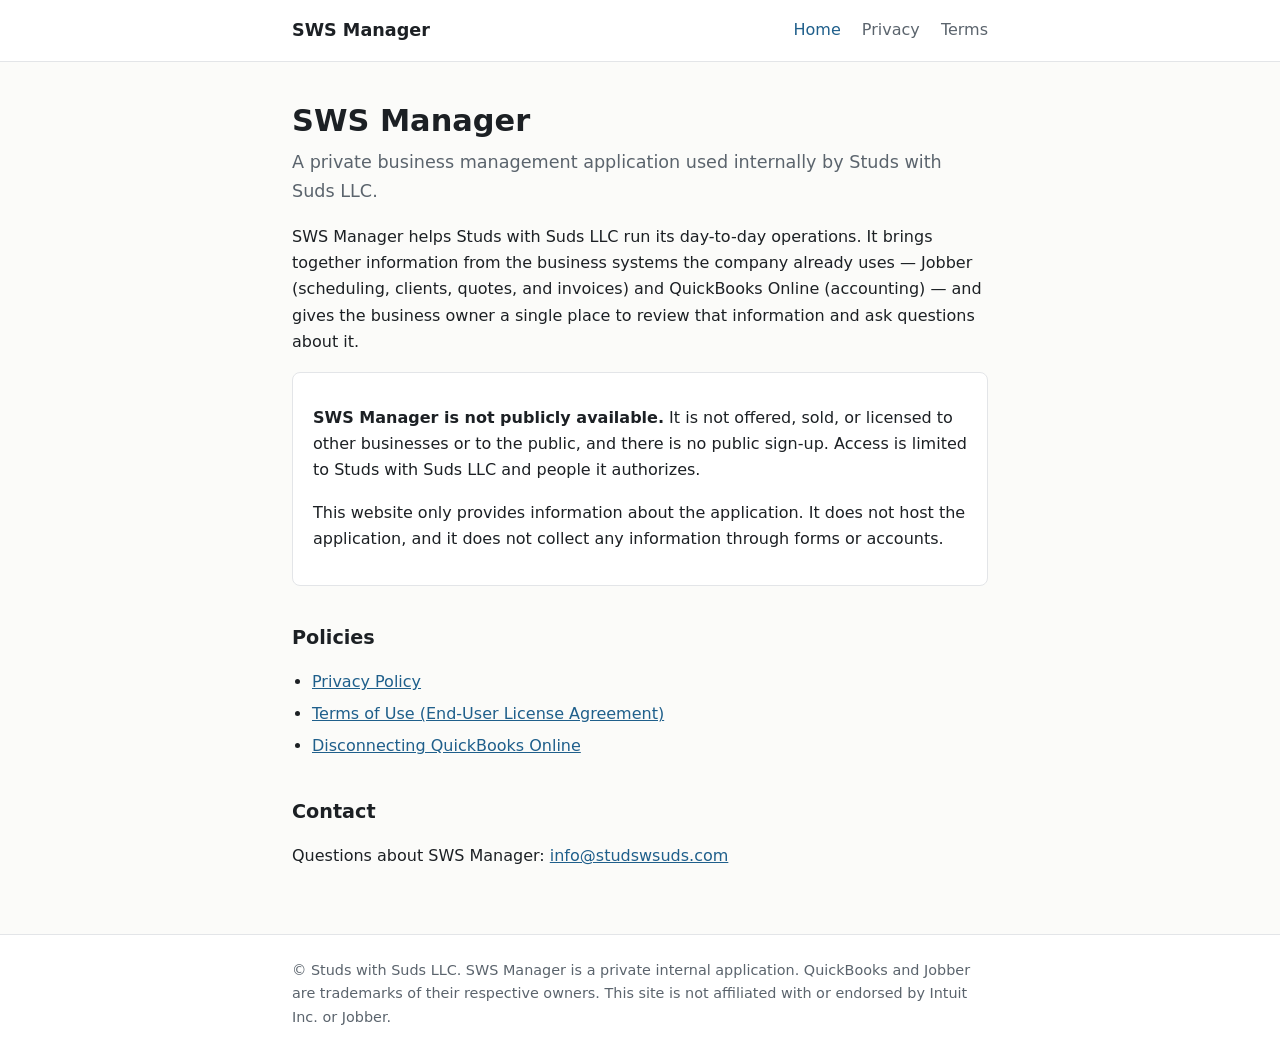
<file: index.html>
<!doctype html>
<html lang="en">
<head>
  <meta charset="utf-8">
  <meta name="viewport" content="width=device-width, initial-scale=1">
  <title>SWS Manager</title>
  <meta name="description" content="SWS Manager is a private business management application used internally by Studs with Suds LLC.">
  <link rel="stylesheet" href="styles.css">
</head>
<body>
  <header class="site-header">
    <div class="wrap">
      <a class="brand" href="./">SWS Manager</a>
      <nav aria-label="Site">
        <a href="./" aria-current="page">Home</a>
        <a href="privacy/">Privacy</a>
        <a href="terms/">Terms</a>
      </nav>
    </div>
  </header>

  <main class="wrap">
    <h1>SWS Manager</h1>
    <p class="lede">A private business management application used internally by Studs with Suds LLC.</p>

    <p>
      SWS Manager helps Studs with Suds LLC run its day-to-day operations. It brings together information from
      the business systems the company already uses — Jobber (scheduling, clients, quotes, and invoices) and
      QuickBooks Online (accounting) — and gives the business owner a single place to review that information
      and ask questions about it.
    </p>

    <div class="note">
      <p><strong>SWS Manager is not publicly available.</strong> It is not offered, sold, or licensed to other
      businesses or to the public, and there is no public sign-up. Access is limited to Studs with Suds LLC
      and people it authorizes.</p>
      <p>This website only provides information about the application. It does not host the application,
      and it does not collect any information through forms or accounts.</p>
    </div>

    <h2>Policies</h2>
    <ul>
      <li><a href="privacy/">Privacy Policy</a></li>
      <li><a href="terms/">Terms of Use (End-User License Agreement)</a></li>
      <li><a href="disconnect/">Disconnecting QuickBooks Online</a></li>
    </ul>

    <h2>Contact</h2>
    <p>Questions about SWS Manager: <a href="mailto:info@studswsuds.com">info@studswsuds.com</a></p>
  </main>

  <footer class="site-footer">
    <div class="wrap">
      &copy; Studs with Suds LLC. SWS Manager is a private internal application.
      QuickBooks and Jobber are trademarks of their respective owners. This site is not affiliated with or
      endorsed by Intuit Inc. or Jobber.
    </div>
  </footer>
</body>
</html>
</file>
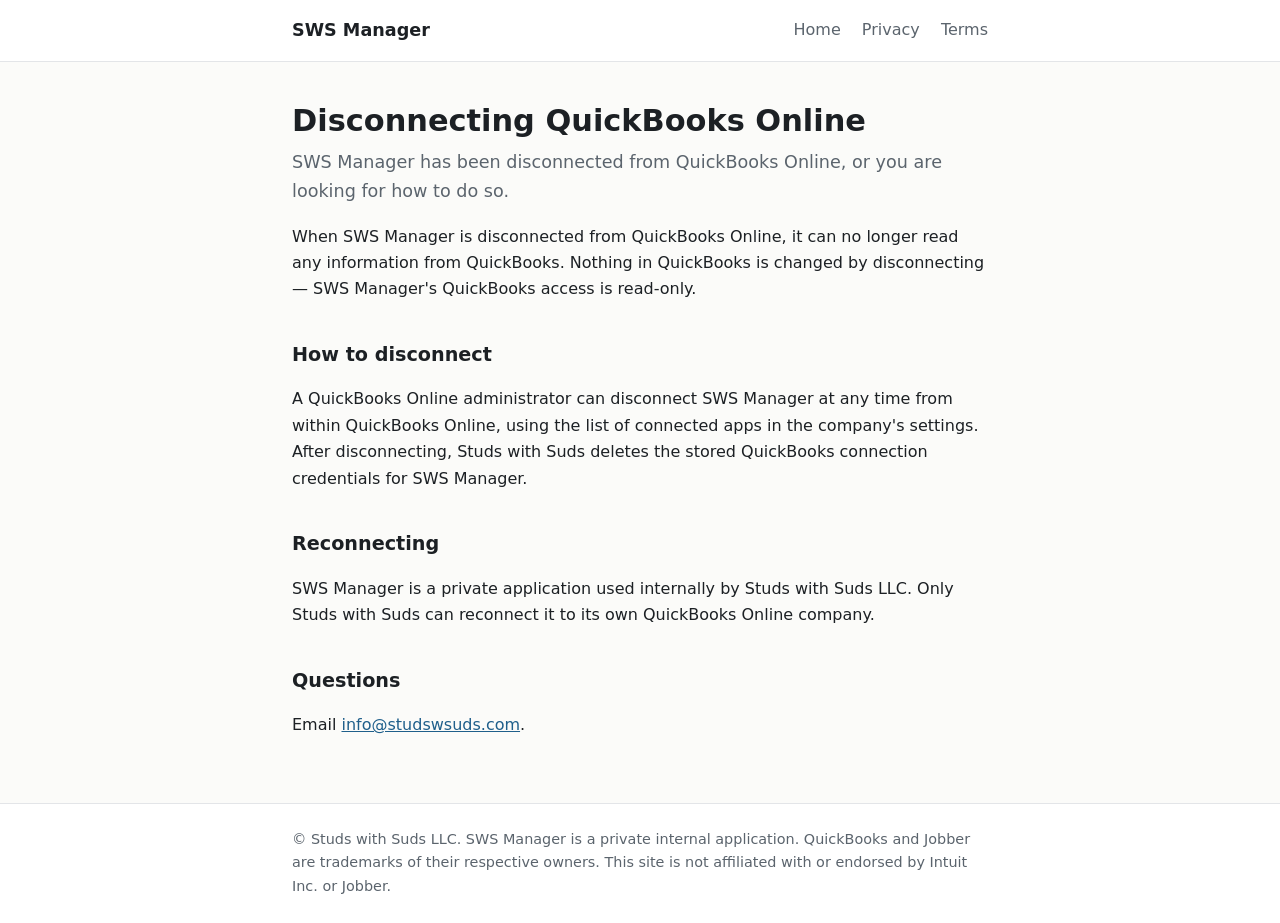
<file: disconnect/index.html>
<!doctype html>
<html lang="en">
<head>
  <meta charset="utf-8">
  <meta name="viewport" content="width=device-width, initial-scale=1">
  <title>Disconnecting QuickBooks Online · SWS Manager</title>
  <meta name="description" content="How to disconnect SWS Manager from QuickBooks Online.">
  <link rel="stylesheet" href="../styles.css">
</head>
<body>
  <header class="site-header">
    <div class="wrap">
      <a class="brand" href="../">SWS Manager</a>
      <nav aria-label="Site">
        <a href="../">Home</a>
        <a href="../privacy/">Privacy</a>
        <a href="../terms/">Terms</a>
      </nav>
    </div>
  </header>

  <main class="wrap">
    <h1>Disconnecting QuickBooks Online</h1>
    <p class="lede">SWS Manager has been disconnected from QuickBooks Online, or you are looking for how to do so.</p>

    <p>When SWS Manager is disconnected from QuickBooks Online, it can no longer read any information from
      QuickBooks. Nothing in QuickBooks is changed by disconnecting — SWS Manager's QuickBooks access is
      read-only.</p>

    <h2>How to disconnect</h2>
    <p>A QuickBooks Online administrator can disconnect SWS Manager at any time from within QuickBooks Online,
      using the list of connected apps in the company's settings. After disconnecting, Studs with Suds deletes
      the stored QuickBooks connection credentials for SWS Manager.</p>

    <h2>Reconnecting</h2>
    <p>SWS Manager is a private application used internally by Studs with Suds LLC. Only Studs with Suds can
      reconnect it to its own QuickBooks Online company.</p>

    <h2>Questions</h2>
    <p>Email <a href="mailto:info@studswsuds.com">info@studswsuds.com</a>.</p>
  </main>

  <footer class="site-footer">
    <div class="wrap">
      &copy; Studs with Suds LLC. SWS Manager is a private internal application.
      QuickBooks and Jobber are trademarks of their respective owners. This site is not affiliated with or
      endorsed by Intuit Inc. or Jobber.
    </div>
  </footer>
</body>
</html>
</file>
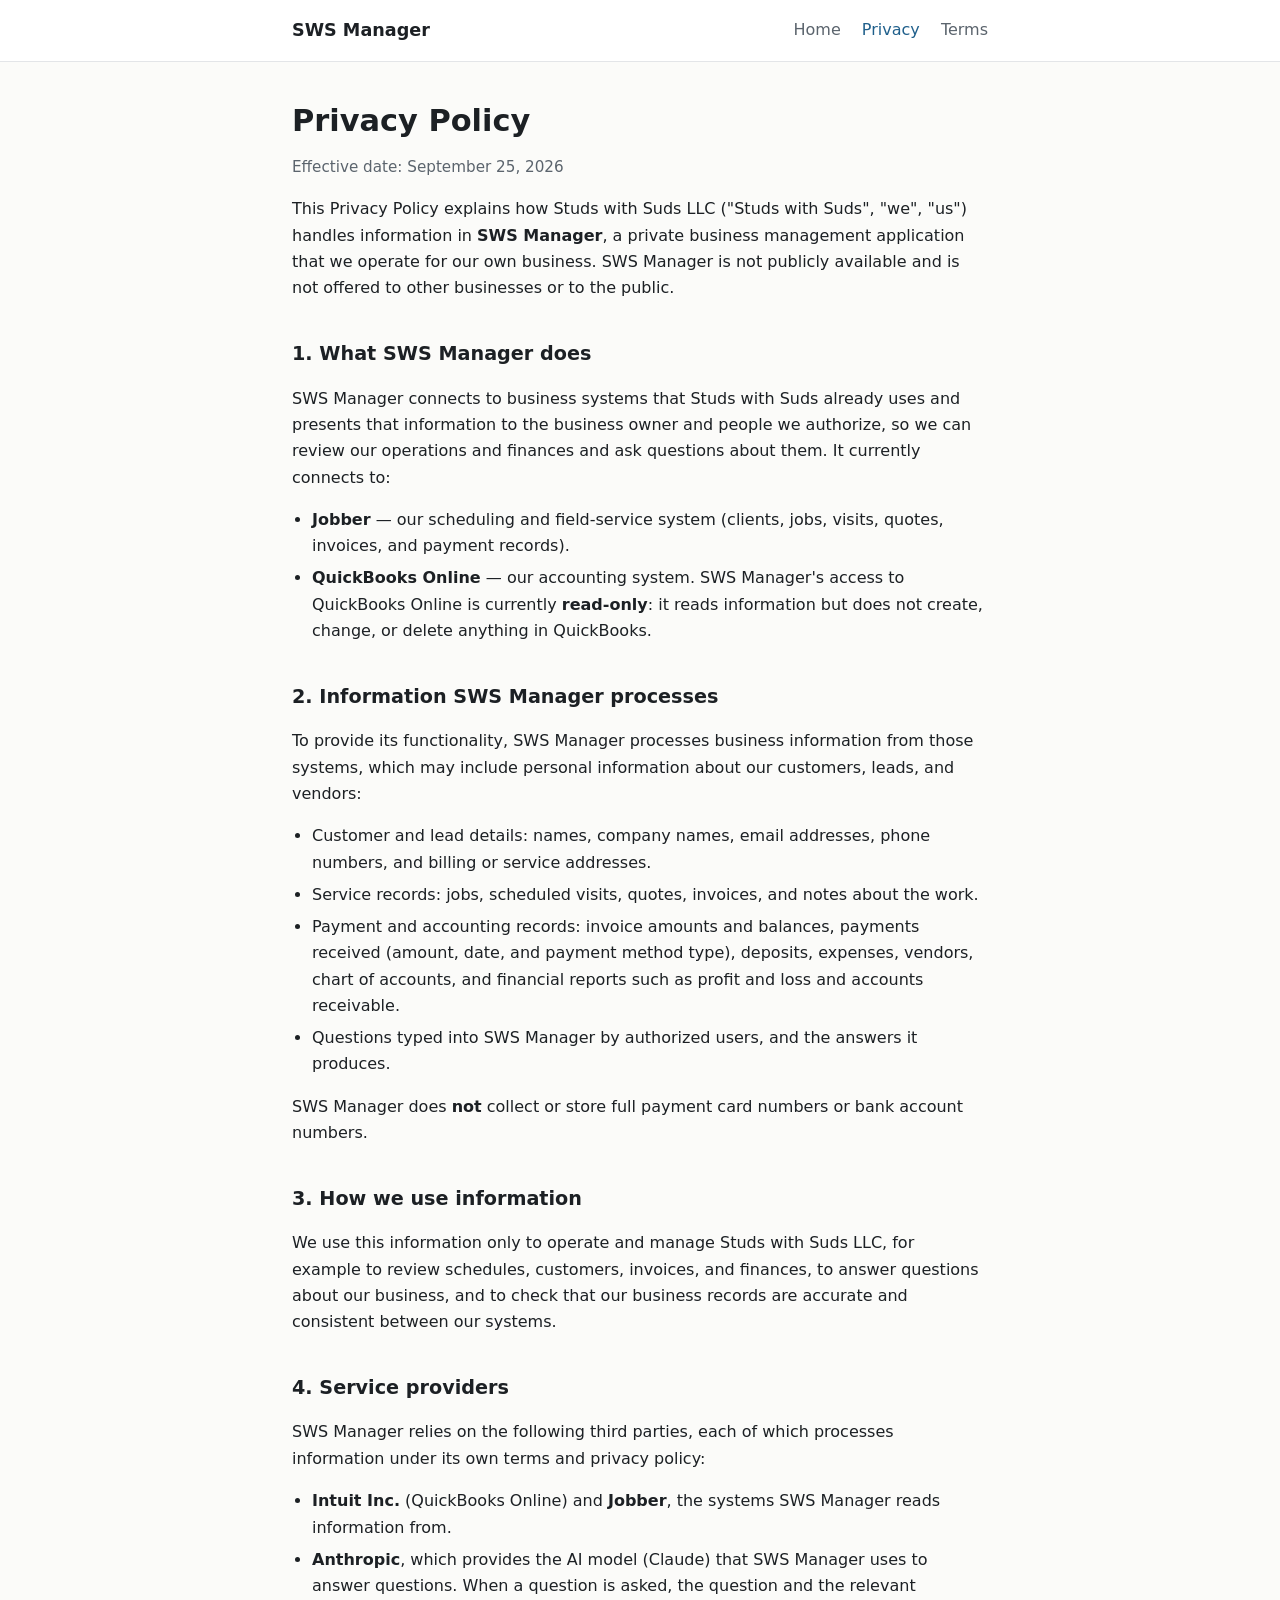
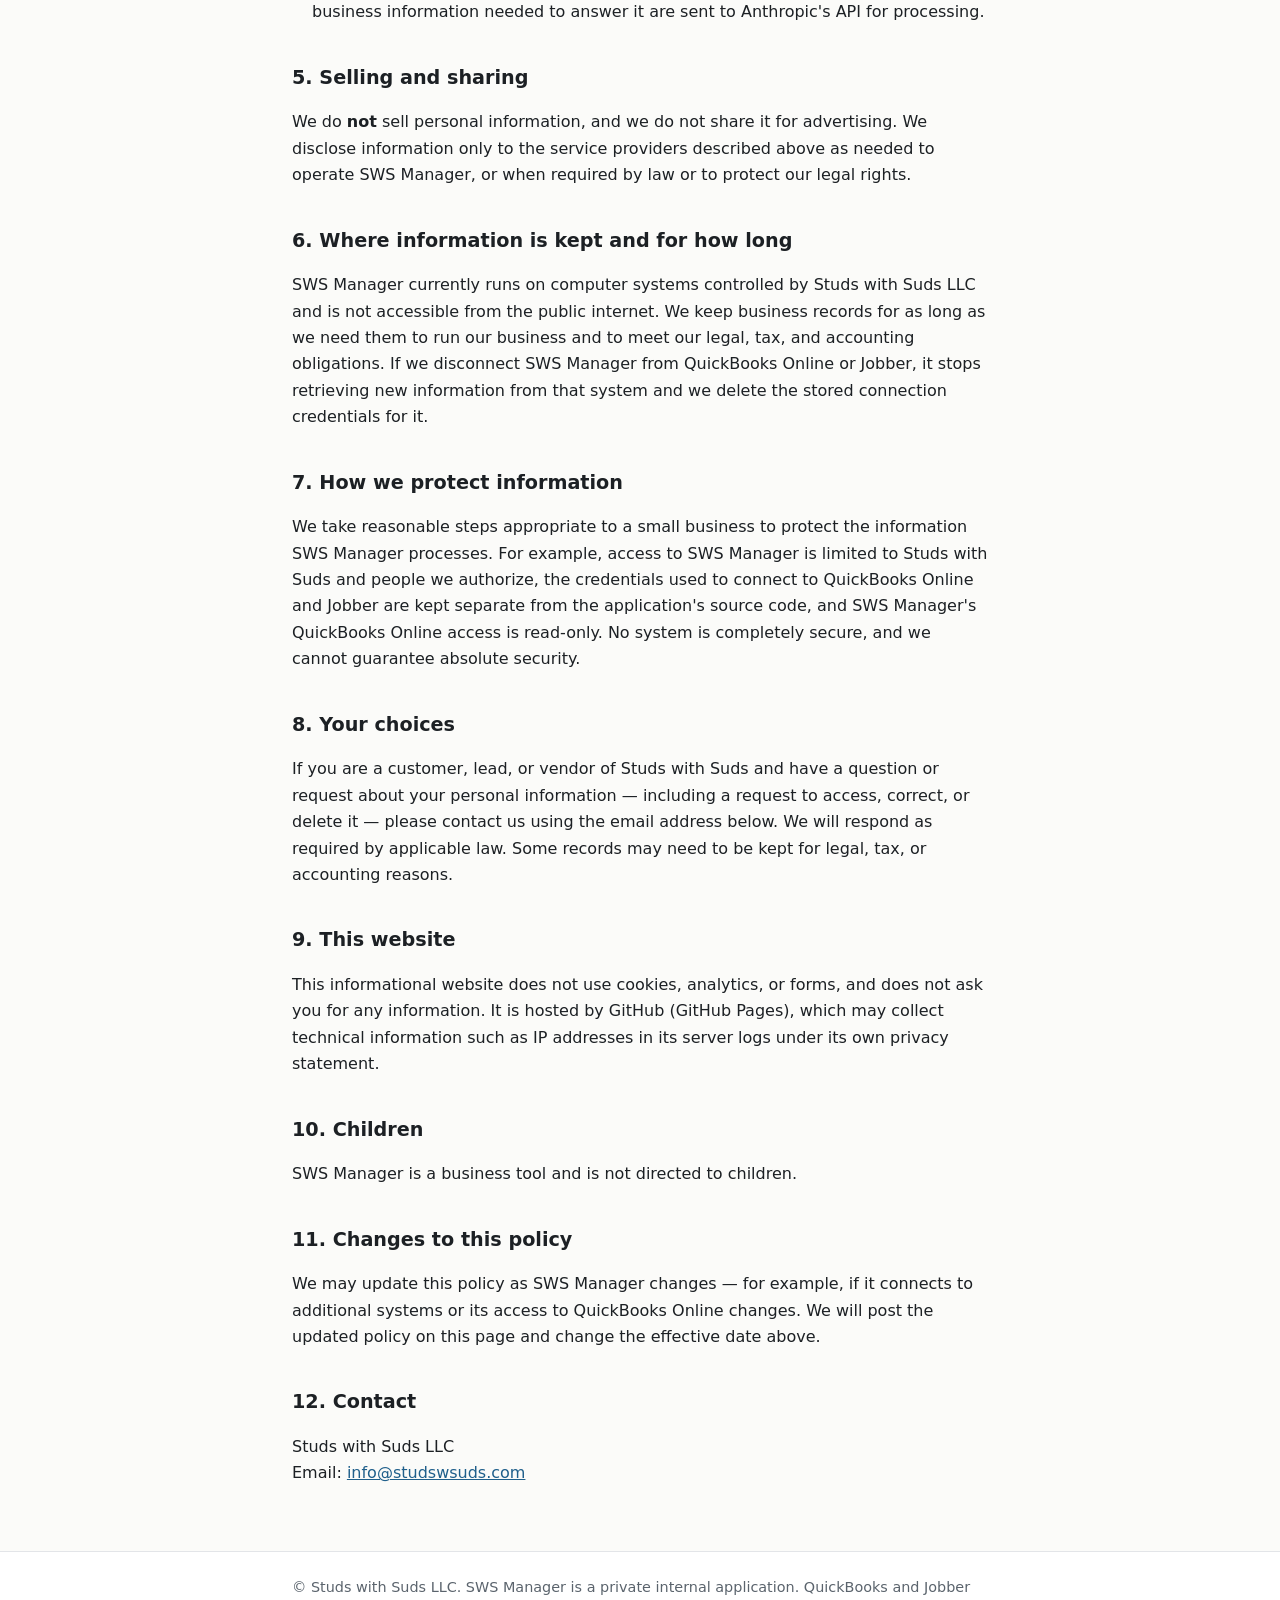
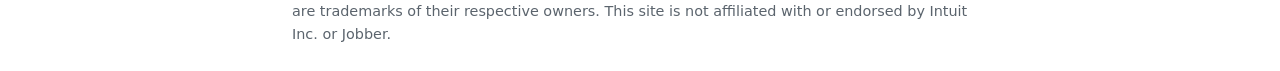
<file: privacy/index.html>
<!doctype html>
<html lang="en">
<head>
  <meta charset="utf-8">
  <meta name="viewport" content="width=device-width, initial-scale=1">
  <title>Privacy Policy · SWS Manager</title>
  <meta name="description" content="How SWS Manager, a private application used by Studs with Suds LLC, handles information.">
  <link rel="stylesheet" href="../styles.css">
</head>
<body>
  <header class="site-header">
    <div class="wrap">
      <a class="brand" href="../">SWS Manager</a>
      <nav aria-label="Site">
        <a href="../">Home</a>
        <a href="../privacy/" aria-current="page">Privacy</a>
        <a href="../terms/">Terms</a>
      </nav>
    </div>
  </header>

  <main class="wrap">
    <h1>Privacy Policy</h1>
    <p class="meta">Effective date: September 25, 2026</p>

    <p>
      This Privacy Policy explains how Studs with Suds LLC ("Studs with Suds", "we", "us") handles information
      in <strong>SWS Manager</strong>, a private business management application that we operate for our own
      business. SWS Manager is not publicly available and is not offered to other businesses or to the public.
    </p>

    <h2>1. What SWS Manager does</h2>
    <p>
      SWS Manager connects to business systems that Studs with Suds already uses and presents that information
      to the business owner and people we authorize, so we can review our operations and finances and ask
      questions about them. It currently connects to:
    </p>
    <ul>
      <li><strong>Jobber</strong> — our scheduling and field-service system (clients, jobs, visits, quotes,
        invoices, and payment records).</li>
      <li><strong>QuickBooks Online</strong> — our accounting system. SWS Manager's access to QuickBooks
        Online is currently <strong>read-only</strong>: it reads information but does not create, change, or
        delete anything in QuickBooks.</li>
    </ul>

    <h2>2. Information SWS Manager processes</h2>
    <p>To provide its functionality, SWS Manager processes business information from those systems, which may
      include personal information about our customers, leads, and vendors:</p>
    <ul>
      <li>Customer and lead details: names, company names, email addresses, phone numbers, and billing or
        service addresses.</li>
      <li>Service records: jobs, scheduled visits, quotes, invoices, and notes about the work.</li>
      <li>Payment and accounting records: invoice amounts and balances, payments received (amount, date, and
        payment method type), deposits, expenses, vendors, chart of accounts, and financial reports such as
        profit and loss and accounts receivable.</li>
      <li>Questions typed into SWS Manager by authorized users, and the answers it produces.</li>
    </ul>
    <p>SWS Manager does <strong>not</strong> collect or store full payment card numbers or bank account
      numbers.</p>

    <h2>3. How we use information</h2>
    <p>We use this information only to operate and manage Studs with Suds LLC, for example to review
      schedules, customers, invoices, and finances, to answer questions about our business, and to check that
      our business records are accurate and consistent between our systems.</p>

    <h2>4. Service providers</h2>
    <p>SWS Manager relies on the following third parties, each of which processes information under its own
      terms and privacy policy:</p>
    <ul>
      <li><strong>Intuit Inc.</strong> (QuickBooks Online) and <strong>Jobber</strong>, the systems SWS Manager
        reads information from.</li>
      <li><strong>Anthropic</strong>, which provides the AI model (Claude) that SWS Manager uses to answer
        questions. When a question is asked, the question and the relevant business information needed to
        answer it are sent to Anthropic's API for processing.</li>
    </ul>

    <h2>5. Selling and sharing</h2>
    <p>We do <strong>not</strong> sell personal information, and we do not share it for advertising. We
      disclose information only to the service providers described above as needed to operate SWS Manager,
      or when required by law or to protect our legal rights.</p>

    <h2>6. Where information is kept and for how long</h2>
    <p>SWS Manager currently runs on computer systems controlled by Studs with Suds LLC and is not accessible
      from the public internet. We keep business records for as long as we need them to run our business and to
      meet our legal, tax, and accounting obligations. If we disconnect SWS Manager from QuickBooks Online or
      Jobber, it stops retrieving new information from that system and we delete the stored connection
      credentials for it.</p>

    <h2>7. How we protect information</h2>
    <p>We take reasonable steps appropriate to a small business to protect the information SWS Manager
      processes. For example, access to SWS Manager is limited to Studs with Suds and people we authorize,
      the credentials used to connect to QuickBooks Online and Jobber are kept separate from the application's
      source code, and SWS Manager's QuickBooks Online access is read-only. No system is completely secure,
      and we cannot guarantee absolute security.</p>

    <h2>8. Your choices</h2>
    <p>If you are a customer, lead, or vendor of Studs with Suds and have a question or request about your
      personal information — including a request to access, correct, or delete it — please contact us using
      the email address below. We will respond as required by applicable law. Some records may need to be kept
      for legal, tax, or accounting reasons.</p>

    <h2>9. This website</h2>
    <p>This informational website does not use cookies, analytics, or forms, and does not ask you for any
      information. It is hosted by GitHub (GitHub Pages), which may collect technical information such as IP
      addresses in its server logs under its own privacy statement.</p>

    <h2>10. Children</h2>
    <p>SWS Manager is a business tool and is not directed to children.</p>

    <h2>11. Changes to this policy</h2>
    <p>We may update this policy as SWS Manager changes — for example, if it connects to additional systems or
      its access to QuickBooks Online changes. We will post the updated policy on this page and change the
      effective date above.</p>

    <h2>12. Contact</h2>
    <p>Studs with Suds LLC<br>
      Email: <a href="mailto:info@studswsuds.com">info@studswsuds.com</a></p>
  </main>

  <footer class="site-footer">
    <div class="wrap">
      &copy; Studs with Suds LLC. SWS Manager is a private internal application.
      QuickBooks and Jobber are trademarks of their respective owners. This site is not affiliated with or
      endorsed by Intuit Inc. or Jobber.
    </div>
  </footer>
</body>
</html>
</file>
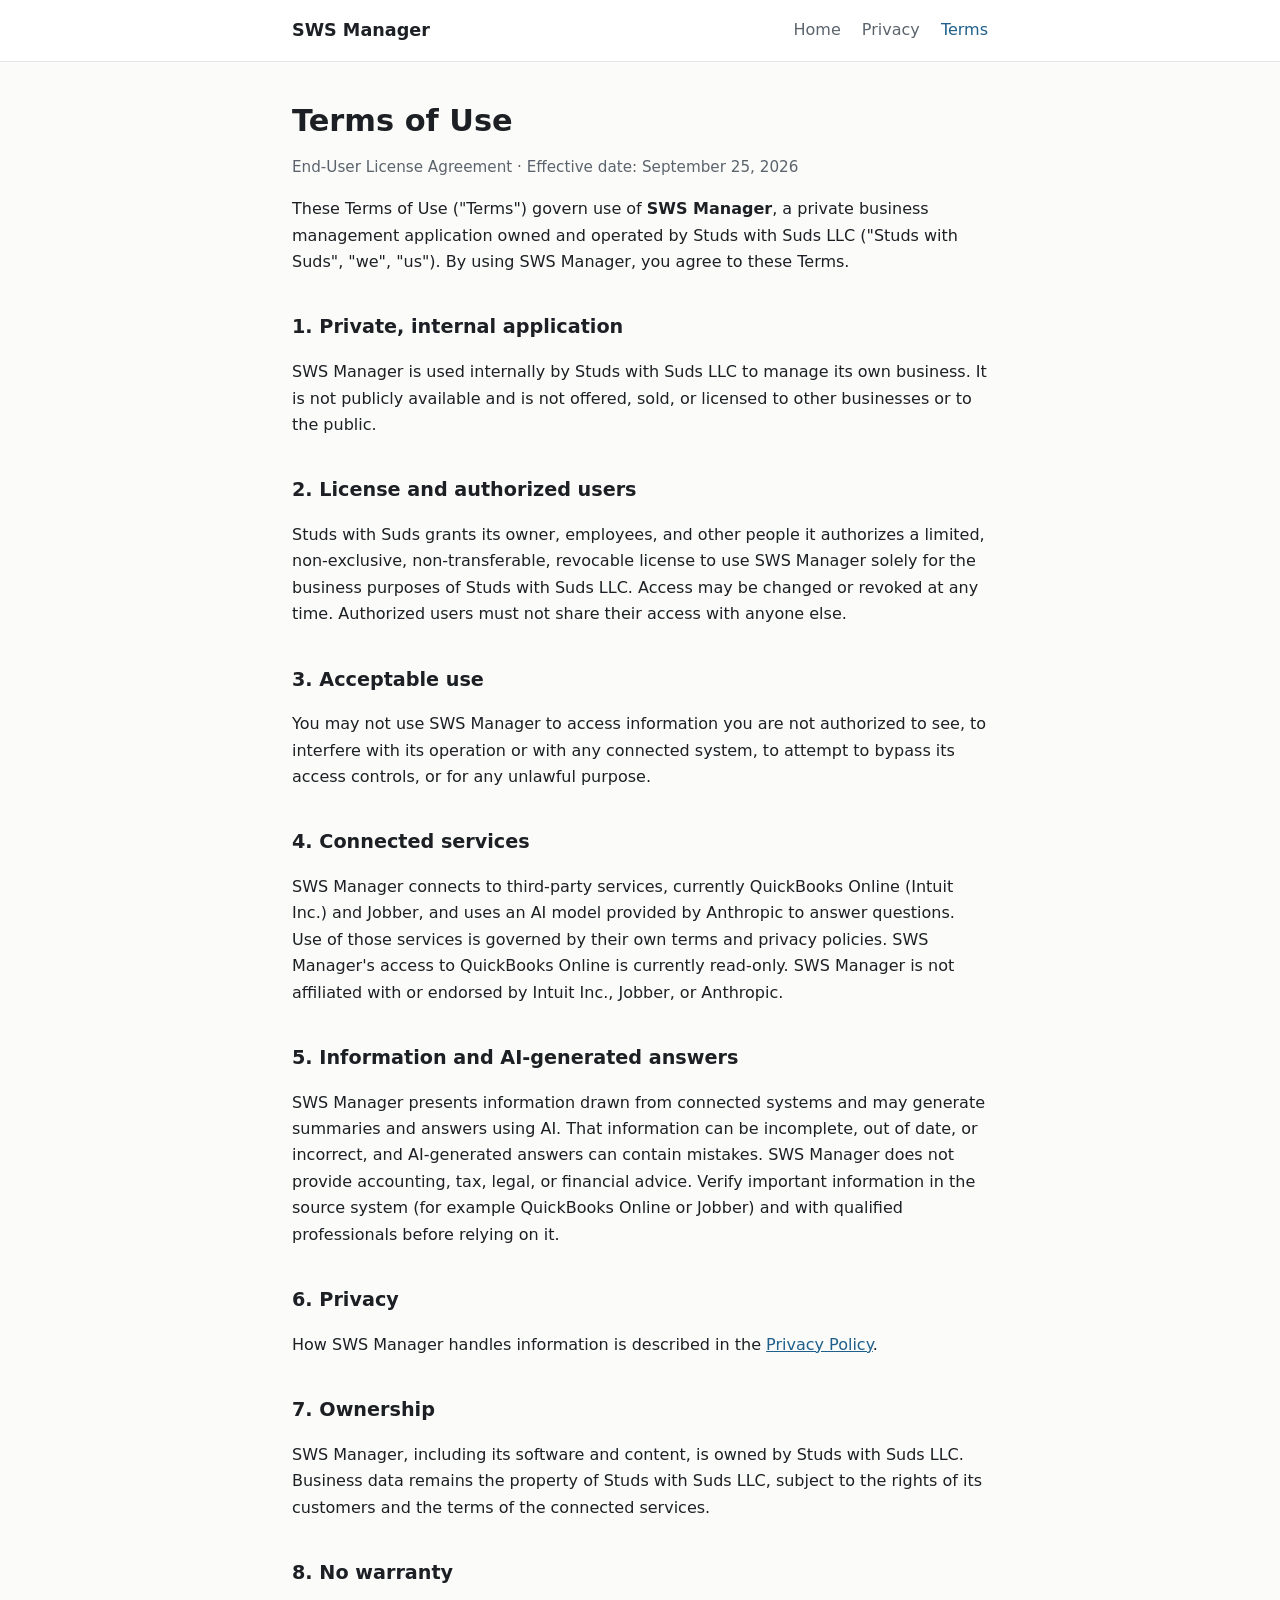
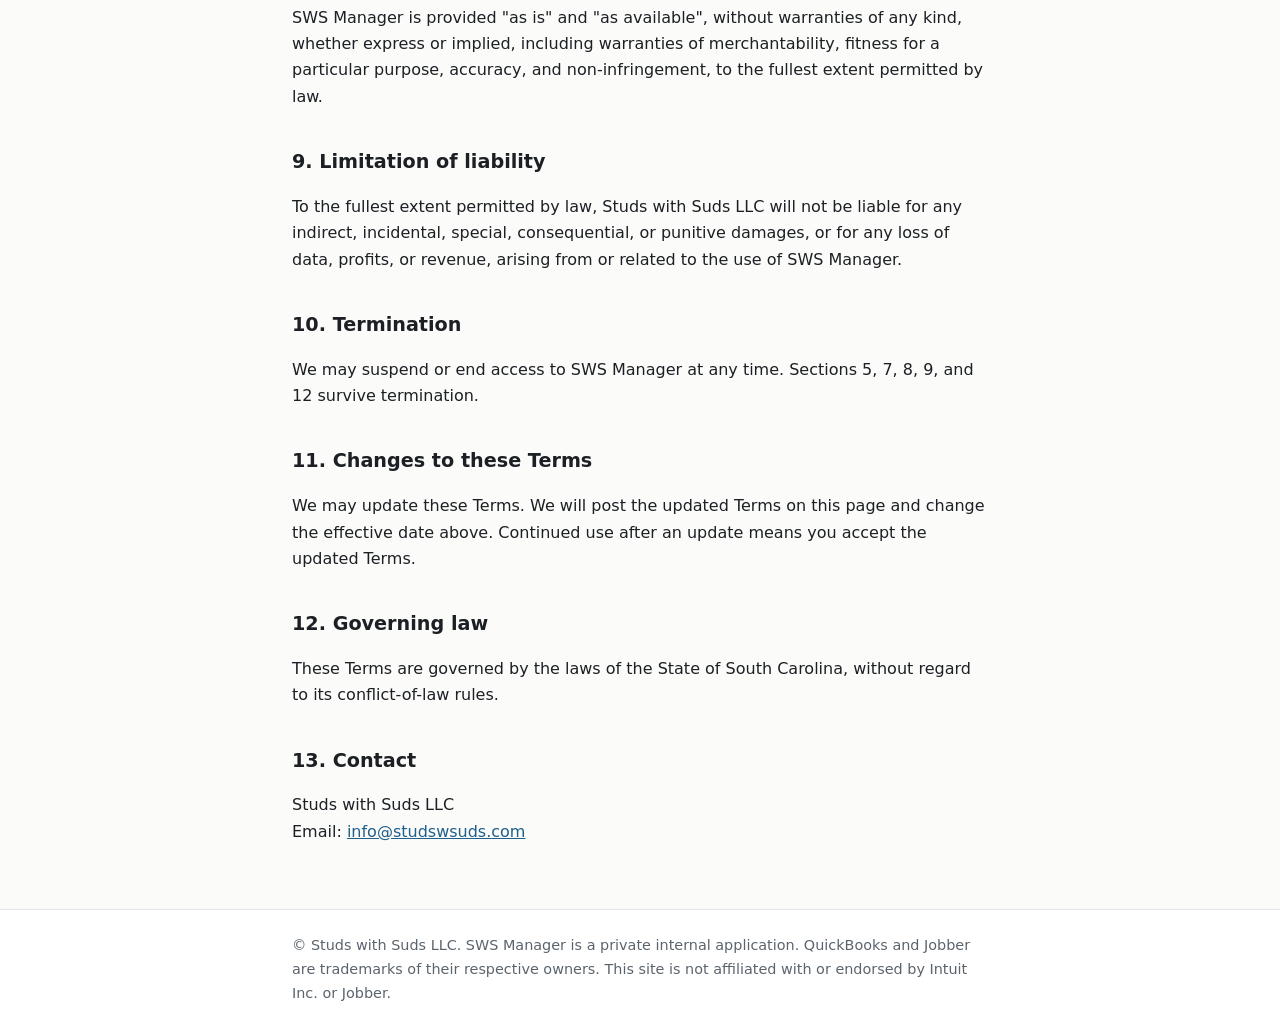
<file: terms/index.html>
<!doctype html>
<html lang="en">
<head>
  <meta charset="utf-8">
  <meta name="viewport" content="width=device-width, initial-scale=1">
  <title>Terms of Use · SWS Manager</title>
  <meta name="description" content="Terms of Use and End-User License Agreement for SWS Manager, a private application of Studs with Suds LLC.">
  <link rel="stylesheet" href="../styles.css">
</head>
<body>
  <header class="site-header">
    <div class="wrap">
      <a class="brand" href="../">SWS Manager</a>
      <nav aria-label="Site">
        <a href="../">Home</a>
        <a href="../privacy/">Privacy</a>
        <a href="../terms/" aria-current="page">Terms</a>
      </nav>
    </div>
  </header>

  <main class="wrap">
    <h1>Terms of Use</h1>
    <p class="meta">End-User License Agreement · Effective date: September 25, 2026</p>

    <p>
      These Terms of Use ("Terms") govern use of <strong>SWS Manager</strong>, a private business management
      application owned and operated by Studs with Suds LLC ("Studs with Suds", "we", "us"). By using SWS
      Manager, you agree to these Terms.
    </p>

    <h2>1. Private, internal application</h2>
    <p>SWS Manager is used internally by Studs with Suds LLC to manage its own business. It is not publicly
      available and is not offered, sold, or licensed to other businesses or to the public.</p>

    <h2>2. License and authorized users</h2>
    <p>Studs with Suds grants its owner, employees, and other people it authorizes a limited, non-exclusive,
      non-transferable, revocable license to use SWS Manager solely for the business purposes of Studs with
      Suds LLC. Access may be changed or revoked at any time. Authorized users must not share their access
      with anyone else.</p>

    <h2>3. Acceptable use</h2>
    <p>You may not use SWS Manager to access information you are not authorized to see, to interfere with its
      operation or with any connected system, to attempt to bypass its access controls, or for any unlawful
      purpose.</p>

    <h2>4. Connected services</h2>
    <p>SWS Manager connects to third-party services, currently QuickBooks Online (Intuit Inc.) and Jobber, and
      uses an AI model provided by Anthropic to answer questions. Use of those services is governed by their own
      terms and privacy policies. SWS Manager's access to QuickBooks Online is currently read-only. SWS Manager
      is not affiliated with or endorsed by Intuit Inc., Jobber, or Anthropic.</p>

    <h2>5. Information and AI-generated answers</h2>
    <p>SWS Manager presents information drawn from connected systems and may generate summaries and answers
      using AI. That information can be incomplete, out of date, or incorrect, and AI-generated answers can
      contain mistakes. SWS Manager does not provide accounting, tax, legal, or financial advice. Verify
      important information in the source system (for example QuickBooks Online or Jobber) and with qualified
      professionals before relying on it.</p>

    <h2>6. Privacy</h2>
    <p>How SWS Manager handles information is described in the <a href="../privacy/">Privacy Policy</a>.</p>

    <h2>7. Ownership</h2>
    <p>SWS Manager, including its software and content, is owned by Studs with Suds LLC. Business data
      remains the property of Studs with Suds LLC, subject to the rights of its customers and the terms of the
      connected services.</p>

    <h2>8. No warranty</h2>
    <p>SWS Manager is provided "as is" and "as available", without warranties of any kind, whether express or
      implied, including warranties of merchantability, fitness for a particular purpose, accuracy, and
      non-infringement, to the fullest extent permitted by law.</p>

    <h2>9. Limitation of liability</h2>
    <p>To the fullest extent permitted by law, Studs with Suds LLC will not be liable for any indirect,
      incidental, special, consequential, or punitive damages, or for any loss of data, profits, or revenue,
      arising from or related to the use of SWS Manager.</p>

    <h2>10. Termination</h2>
    <p>We may suspend or end access to SWS Manager at any time. Sections 5, 7, 8, 9, and 12 survive
      termination.</p>

    <h2>11. Changes to these Terms</h2>
    <p>We may update these Terms. We will post the updated Terms on this page and change the effective date
      above. Continued use after an update means you accept the updated Terms.</p>

    <h2>12. Governing law</h2>
    <p>These Terms are governed by the laws of the State of South Carolina, without regard to its
      conflict-of-law rules.</p>

    <h2>13. Contact</h2>
    <p>Studs with Suds LLC<br>
      Email: <a href="mailto:info@studswsuds.com">info@studswsuds.com</a></p>
  </main>

  <footer class="site-footer">
    <div class="wrap">
      &copy; Studs with Suds LLC. SWS Manager is a private internal application.
      QuickBooks and Jobber are trademarks of their respective owners. This site is not affiliated with or
      endorsed by Intuit Inc. or Jobber.
    </div>
  </footer>
</body>
</html>
</file>
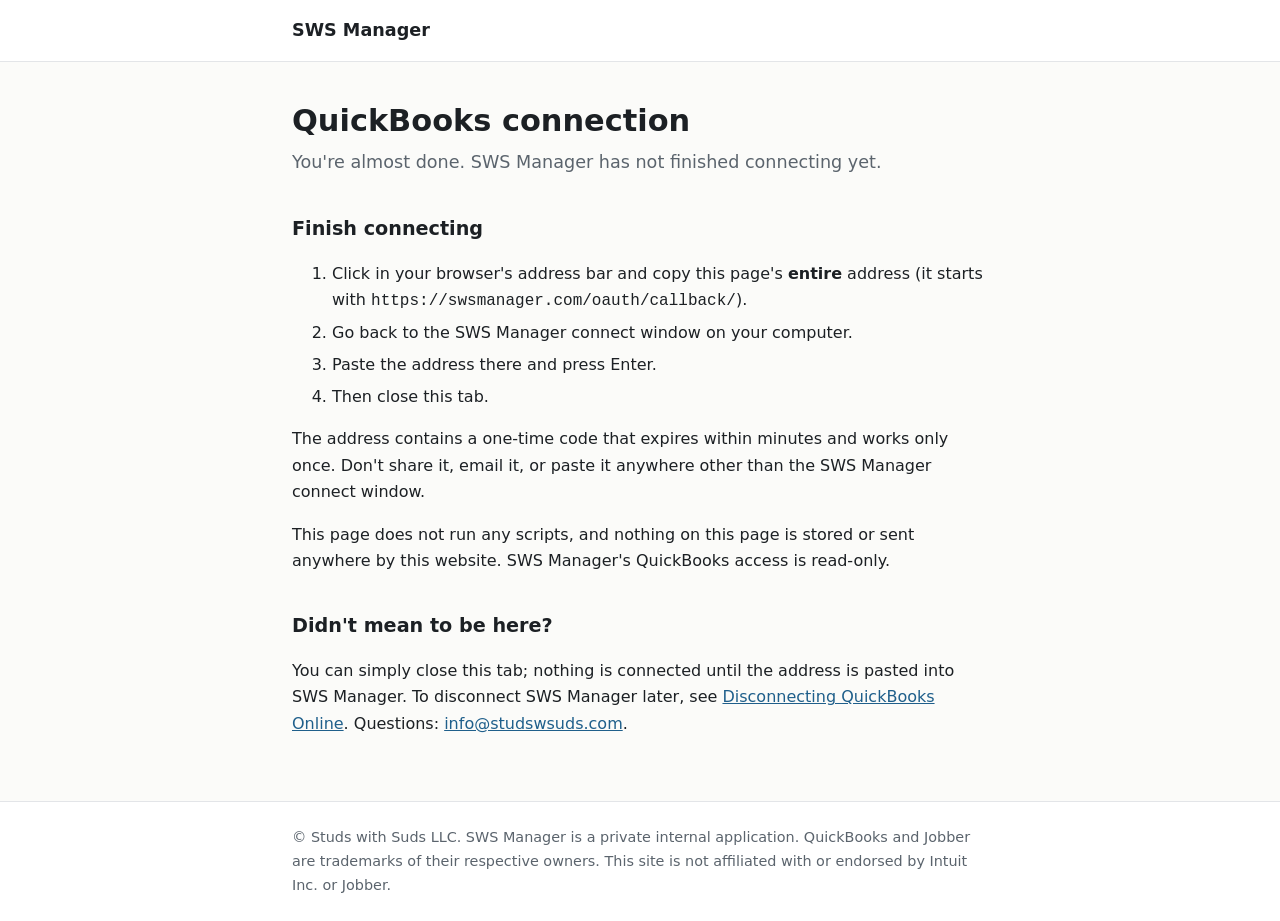
<file: oauth/callback/index.html>
<!doctype html>
<html lang="en">
<head>
  <meta charset="utf-8">
  <meta name="viewport" content="width=device-width, initial-scale=1">
  <meta name="referrer" content="no-referrer">
  <meta name="robots" content="noindex, nofollow">
  <title>QuickBooks connection · SWS Manager</title>
  <link rel="stylesheet" href="../../styles.css">
</head>
<body>
  <header class="site-header">
    <div class="wrap">
      <span class="brand">SWS Manager</span>
    </div>
  </header>

  <main class="wrap">
    <h1>QuickBooks connection</h1>
    <p class="lede">You're almost done. SWS Manager has not finished connecting yet.</p>

    <h2>Finish connecting</h2>
    <ol>
      <li>Click in your browser's address bar and copy this page's <strong>entire</strong> address
        (it starts with <code>https://swsmanager.com/oauth/callback/</code>).</li>
      <li>Go back to the SWS Manager connect window on your computer.</li>
      <li>Paste the address there and press Enter.</li>
      <li>Then close this tab.</li>
    </ol>

    <p>The address contains a one-time code that expires within minutes and works only once. Don't share it,
      email it, or paste it anywhere other than the SWS Manager connect window.</p>

    <p>This page does not run any scripts, and nothing on this page is stored or sent anywhere by this website.
      SWS Manager's QuickBooks access is read-only.</p>

    <h2>Didn't mean to be here?</h2>
    <p>You can simply close this tab; nothing is connected until the address is pasted into SWS Manager.
      To disconnect SWS Manager later, see <a href="../../disconnect/">Disconnecting QuickBooks Online</a>.
      Questions: <a href="mailto:info@studswsuds.com">info@studswsuds.com</a>.</p>
  </main>

  <footer class="site-footer">
    <div class="wrap">
      &copy; Studs with Suds LLC. SWS Manager is a private internal application.
      QuickBooks and Jobber are trademarks of their respective owners. This site is not affiliated with or
      endorsed by Intuit Inc. or Jobber.
    </div>
  </footer>
</body>
</html>
</file>
<file: styles.css>
/* SWS Manager public information site. Static, no external resources, no tracking. */

:root {
  --bg: #fbfbf9;
  --surface: #ffffff;
  --text: #1c2024;
  --muted: #5b646d;
  --accent: #1f5f8b;
  --border: #e3e5e8;
  --max: 46rem;
  color-scheme: light;
}

@media (prefers-color-scheme: dark) {
  :root {
    --bg: #14171a;
    --surface: #1b1f23;
    --text: #e8eaed;
    --muted: #a3acb5;
    --accent: #7fb7de;
    --border: #2c3238;
    color-scheme: dark;
  }
}

* {
  box-sizing: border-box;
}

html {
  -webkit-text-size-adjust: 100%;
}

body {
  margin: 0;
  background: var(--bg);
  color: var(--text);
  font: 1rem/1.65 system-ui, -apple-system, "Segoe UI", Roboto, "Helvetica Neue", Arial, sans-serif;
}

a {
  color: var(--accent);
}

.site-header,
.site-footer {
  border-color: var(--border);
  border-style: solid;
  border-width: 0 0 1px;
  background: var(--surface);
}

.site-footer {
  border-width: 1px 0 0;
  margin-top: 4rem;
}

.wrap {
  max-width: var(--max);
  margin: 0 auto;
  padding-inline: 1.25rem;
}

.site-header .wrap {
  display: flex;
  flex-wrap: wrap;
  align-items: center;
  justify-content: space-between;
  gap: 0.5rem 1.5rem;
  padding-block: 1rem;
}

.brand {
  font-weight: 700;
  font-size: 1.1rem;
  color: var(--text);
  text-decoration: none;
}

nav a {
  margin-left: 1rem;
  text-decoration: none;
  color: var(--muted);
}

nav a:first-child {
  margin-left: 0;
}

nav a[aria-current="page"],
nav a:hover {
  color: var(--accent);
}

main {
  padding-block: 2.5rem 0;
}

h1 {
  font-size: 1.9rem;
  line-height: 1.25;
  margin: 0 0 0.5rem;
}

h2 {
  font-size: 1.2rem;
  margin: 2.25rem 0 0.5rem;
}

.lede {
  font-size: 1.1rem;
  color: var(--muted);
  margin-top: 0;
}

.meta {
  color: var(--muted);
  font-size: 0.95rem;
}

.note {
  background: var(--surface);
  border: 1px solid var(--border);
  border-radius: 0.5rem;
  padding: 1rem 1.25rem;
}

ul {
  padding-left: 1.25rem;
}

li + li {
  margin-top: 0.35rem;
}

.site-footer .wrap {
  padding-block: 1.5rem;
  color: var(--muted);
  font-size: 0.9rem;
}
</file>
